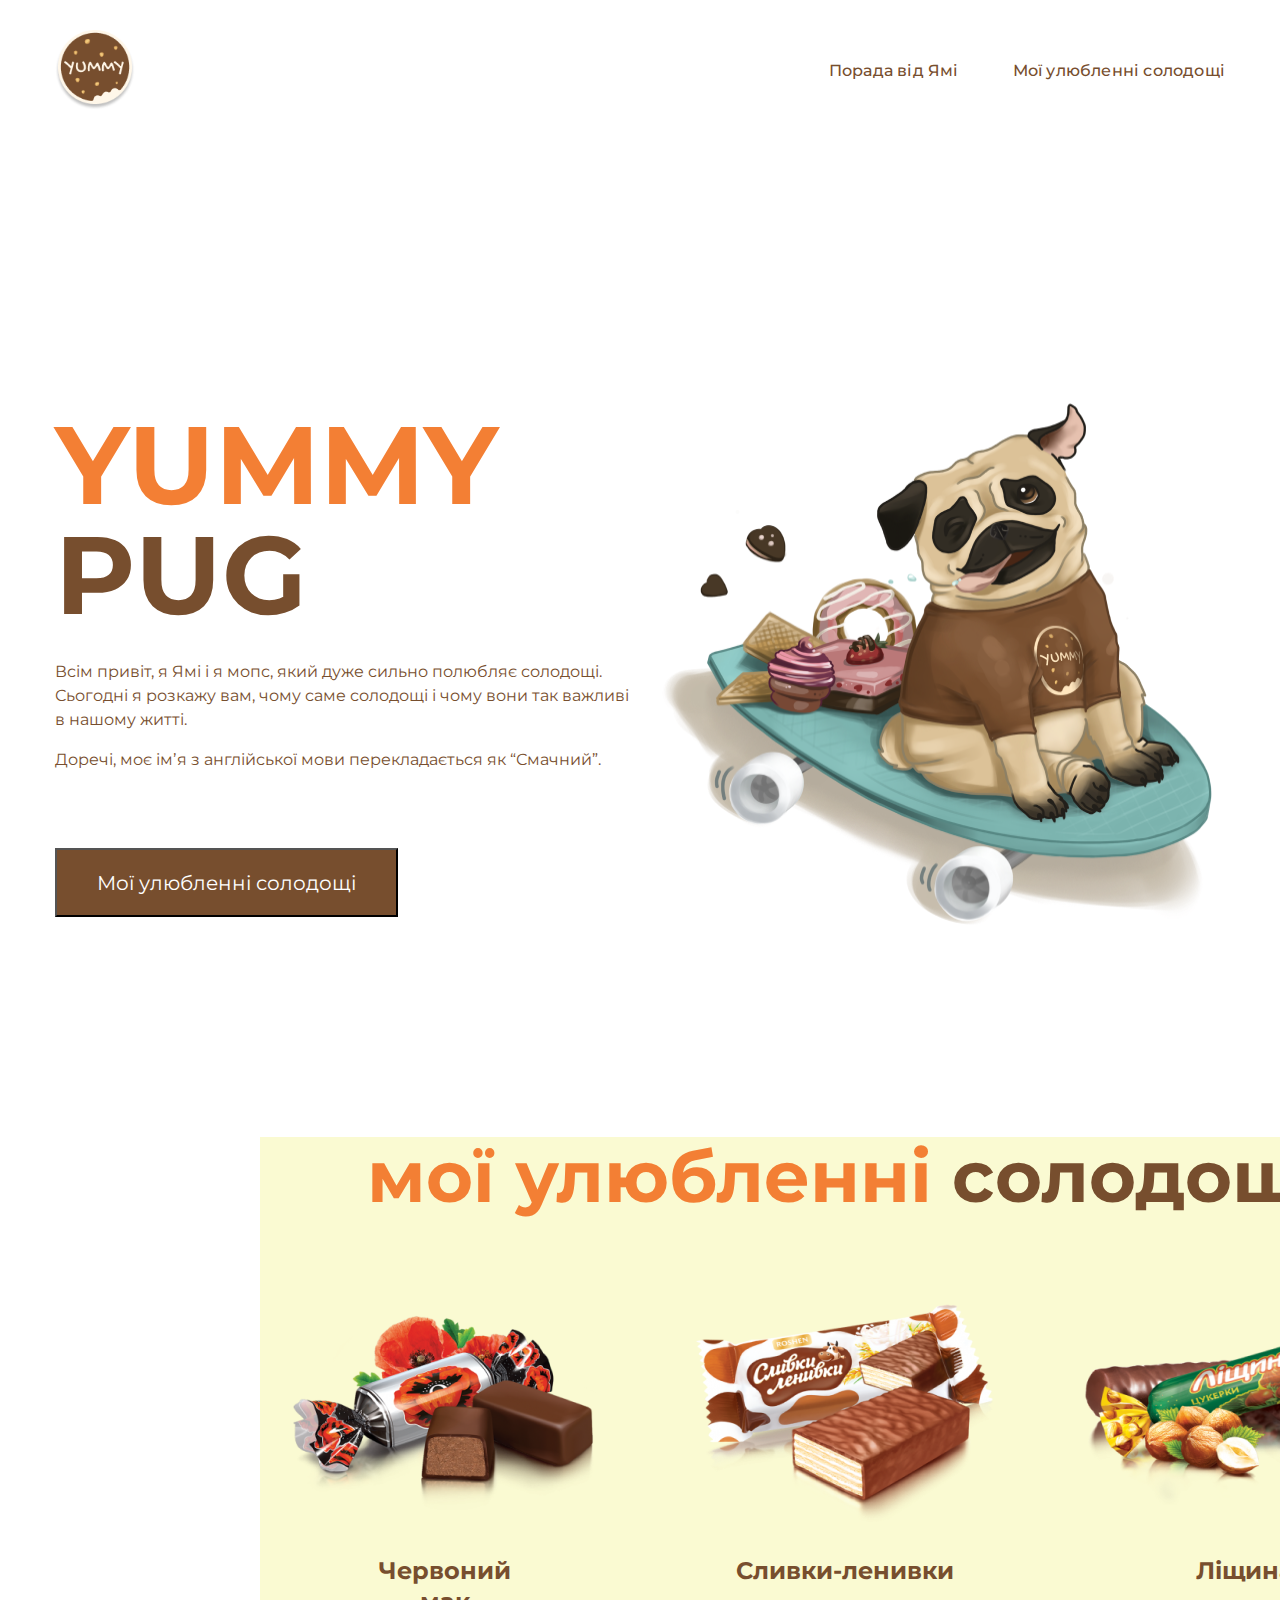
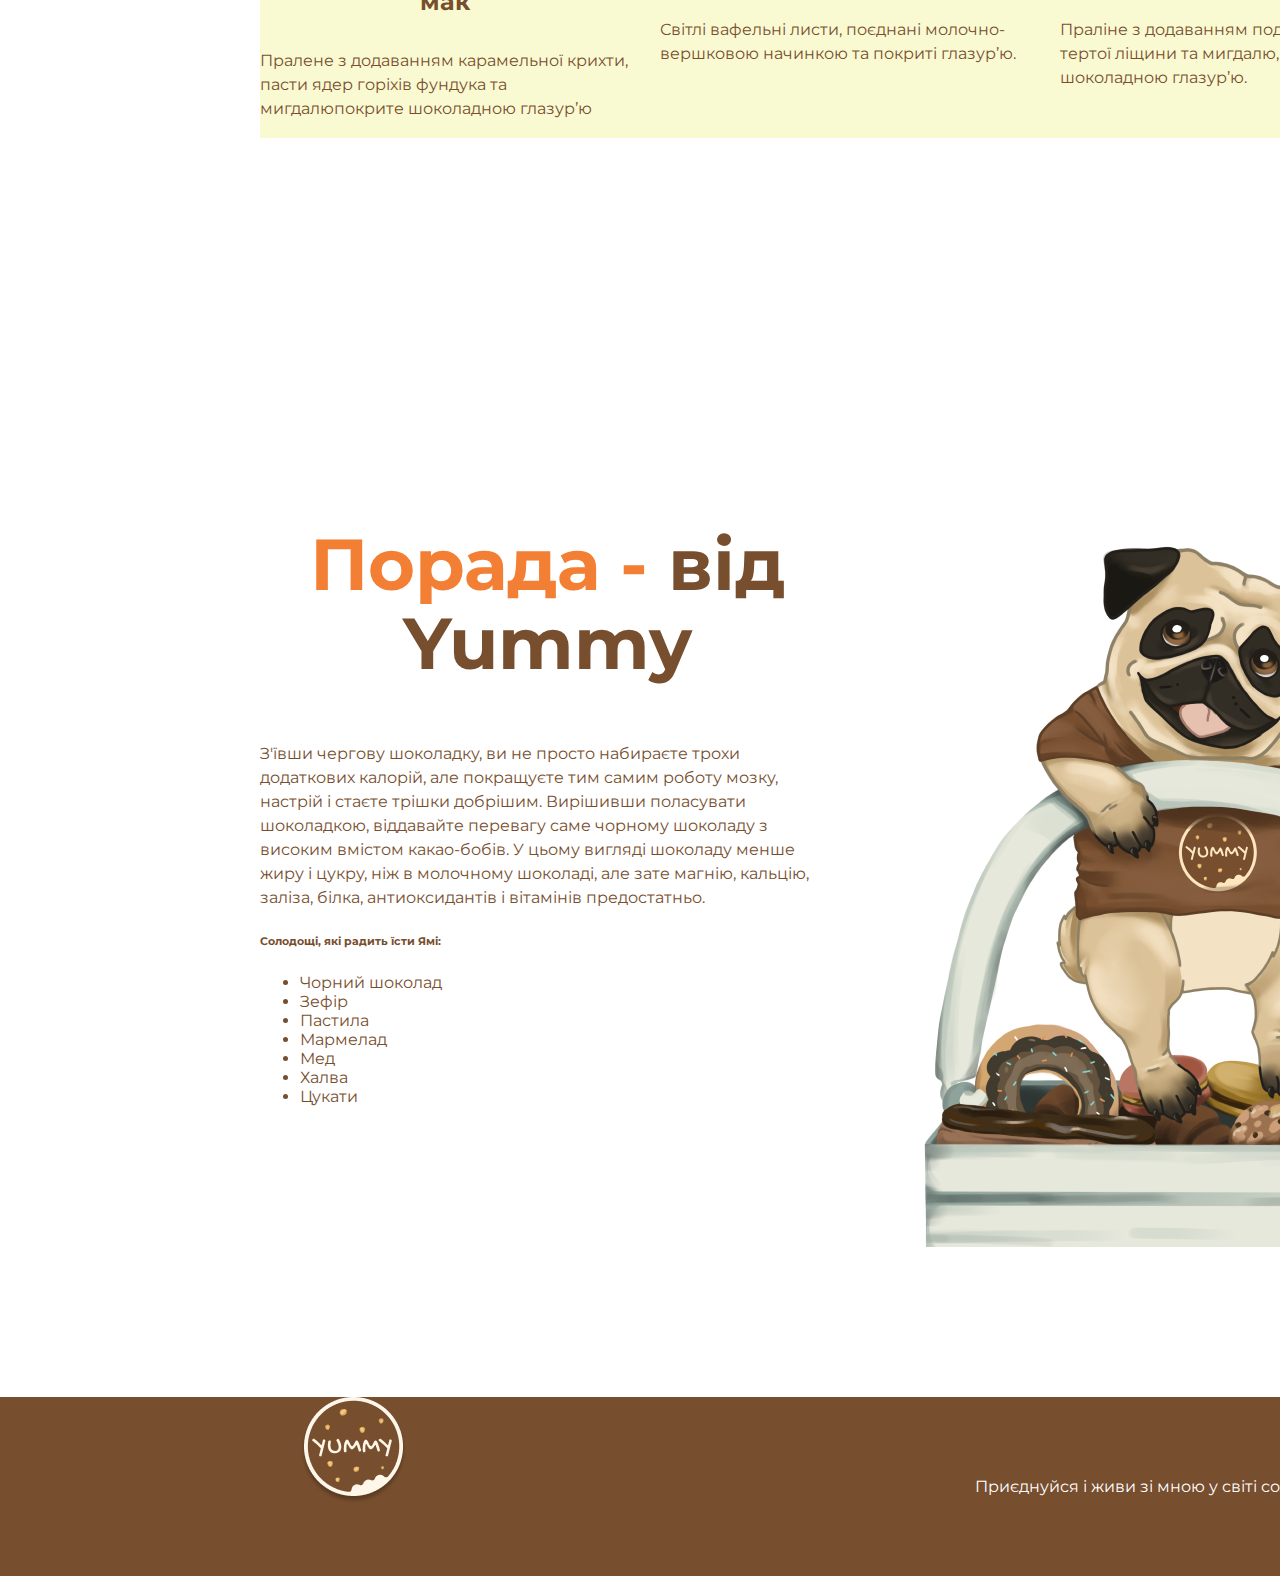
<file: Practice#1/index.html>
<!DOCTYPE html>
<html lang="en">

<head>
    <meta charset="UTF-8">
    <meta http-equiv="X-UA-Compatible" content="IE=edge">
    <meta name="viewport" content="width=device-width, initial-scale=1.0">
    <title>Document</title>
    <link rel="stylesheet" href="style.css">
    <link rel="preconnect" href="https://fonts.googleapis.com">
    <link rel="preconnect" href="https://fonts.gstatic.com" crossorigin>
    <link href="https://fonts.googleapis.com/css2?family=Montserrat:wght@400;500;600;700;800&
display=swap" rel="stylesheet">
</head>

<body>
    <header>
        <div class="container menu">
            <a href="/" class="logo">
                    <img src="./images/footer-logo.png" alt="logo">
            </a>
            <nav>
                <a href="#">Порада від Ямі</a>
                <a href="#">Мої улюбленні солодощі</a>

            </nav>
        </div>
        <div class="container welkom">
            <div class="welkome-text">
                <h1><span>YUMMY</span> PUG</h1>
                <p>
                    Всім привіт, я Ямі і я мопс, який дуже сильно полюбляє солодощі.
                    Сьогодні я розкажу вам, чому саме солодощі і чому вони так важливі в нашому житті.

                </p>
                <p>
                    Доречі, моє імʼя з англійської мови перекладається як “Смачний”.
                </p>
                <button class="button">Мої улюбленні солодощі</button>
                <!-- <a href="#">Мої улюбленні солодощі></a> -->
            </div>
        </div>
        <!-- end container menu -->
    </header>
    <!-- end header -->
    <section>
        <div class="wrapper">
            <h2>
                <span>мої улюбленні </span> солодощі</h2>
            <div class="block">
                <div class="card_1 ">
                    <div class="img_1"></div>
                    <h4>Червоний<br> мак</h4>
                    <p>Пралене з додаванням карамельної крихти,
                        пасти ядер горіхів фундука та мигдалюпокрите шоколадною глазурʼю</p>
                </div>
                <!-- end card_1 -->
                <div class="card_2">
                    <div class="img_2"></div>
                    <h4>Сливки-ленивки</h4>
                    <p>Світлі вафельні листи, поєднані молочно-вершковою начинкою
                        та покриті глазур’ю.</p>

                </div>
                <!-- end card 2 -->
                <div class="card_3">
                    <div class="img_3"></div>
                    <h4>Ліщина</h4>
                    <p>Праліне з додаванням подрібненої та тертої ліщини та мигдалю,
                        покрите шоколадною глазур’ю.</p>
                </div>
            </div>
        </div>
    </section>
    <!-- end section -->
    <main>
        <div class="head image">
            <div class="head-list">
                <h2><span>Порада - </span> від Yummy</h2>
                <p>З'ївши чергову шоколадку, ви не просто набираєте трохи додаткових калорій,
                    але покращуєте тим самим роботу мозку, настрій і стаєте трішки добрішим.
                    Вирішивши поласувати шоколадкою, віддавайте перевагу саме чорному шоколаду з
                    високим вмістом какао-бобів. У цьому вигляді шоколаду менше жиру і цукру,
                    ніж в молочному шоколаді, але зате магнію,
                    кальцію, заліза, білка, антиоксидантів і вітамінів предостатньо.
                </p>
                <h6>Солодощі, які радить їсти Ямі:</h6>
                <ul class="list">
                    <li class="list_1">Чорний шоколад</li>
                    <li class="list_1"> Зефір</li>
                    <li class="list_1">Пастила</li>
                    <li class="list_1"> Мармелад</li>
                    <li class="list_1">Мед</li>
                    <li class="list_1">Халва</li>
                    <li class="list_1">Цукати</li>

                </ul>
            </div>
        </div>
    </main>
    <!-- end main -->
    <footer class="footer">
        <div class="icon"></div>
        <div class="text"> Приєднуйся і живи зі мною у світі солодощів!</div>
    </footer>

    
</body>

</html>
</file>
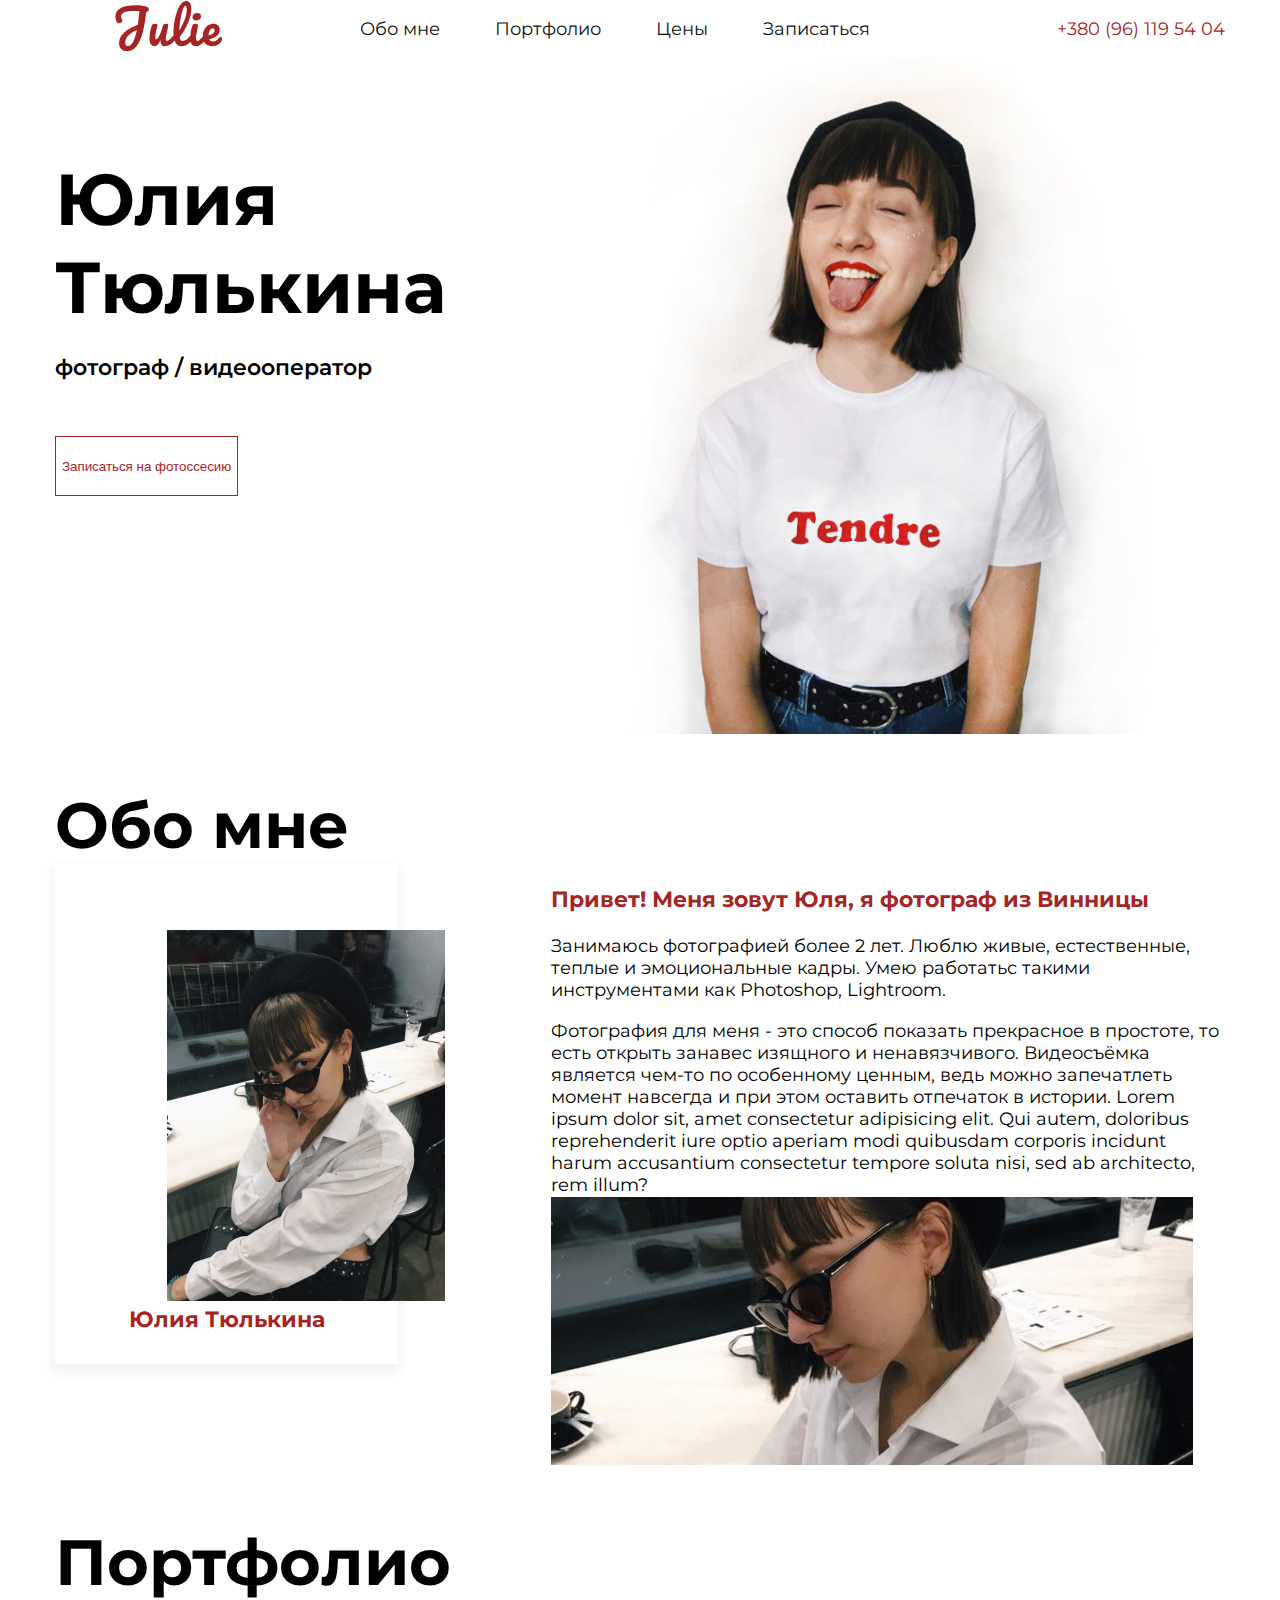
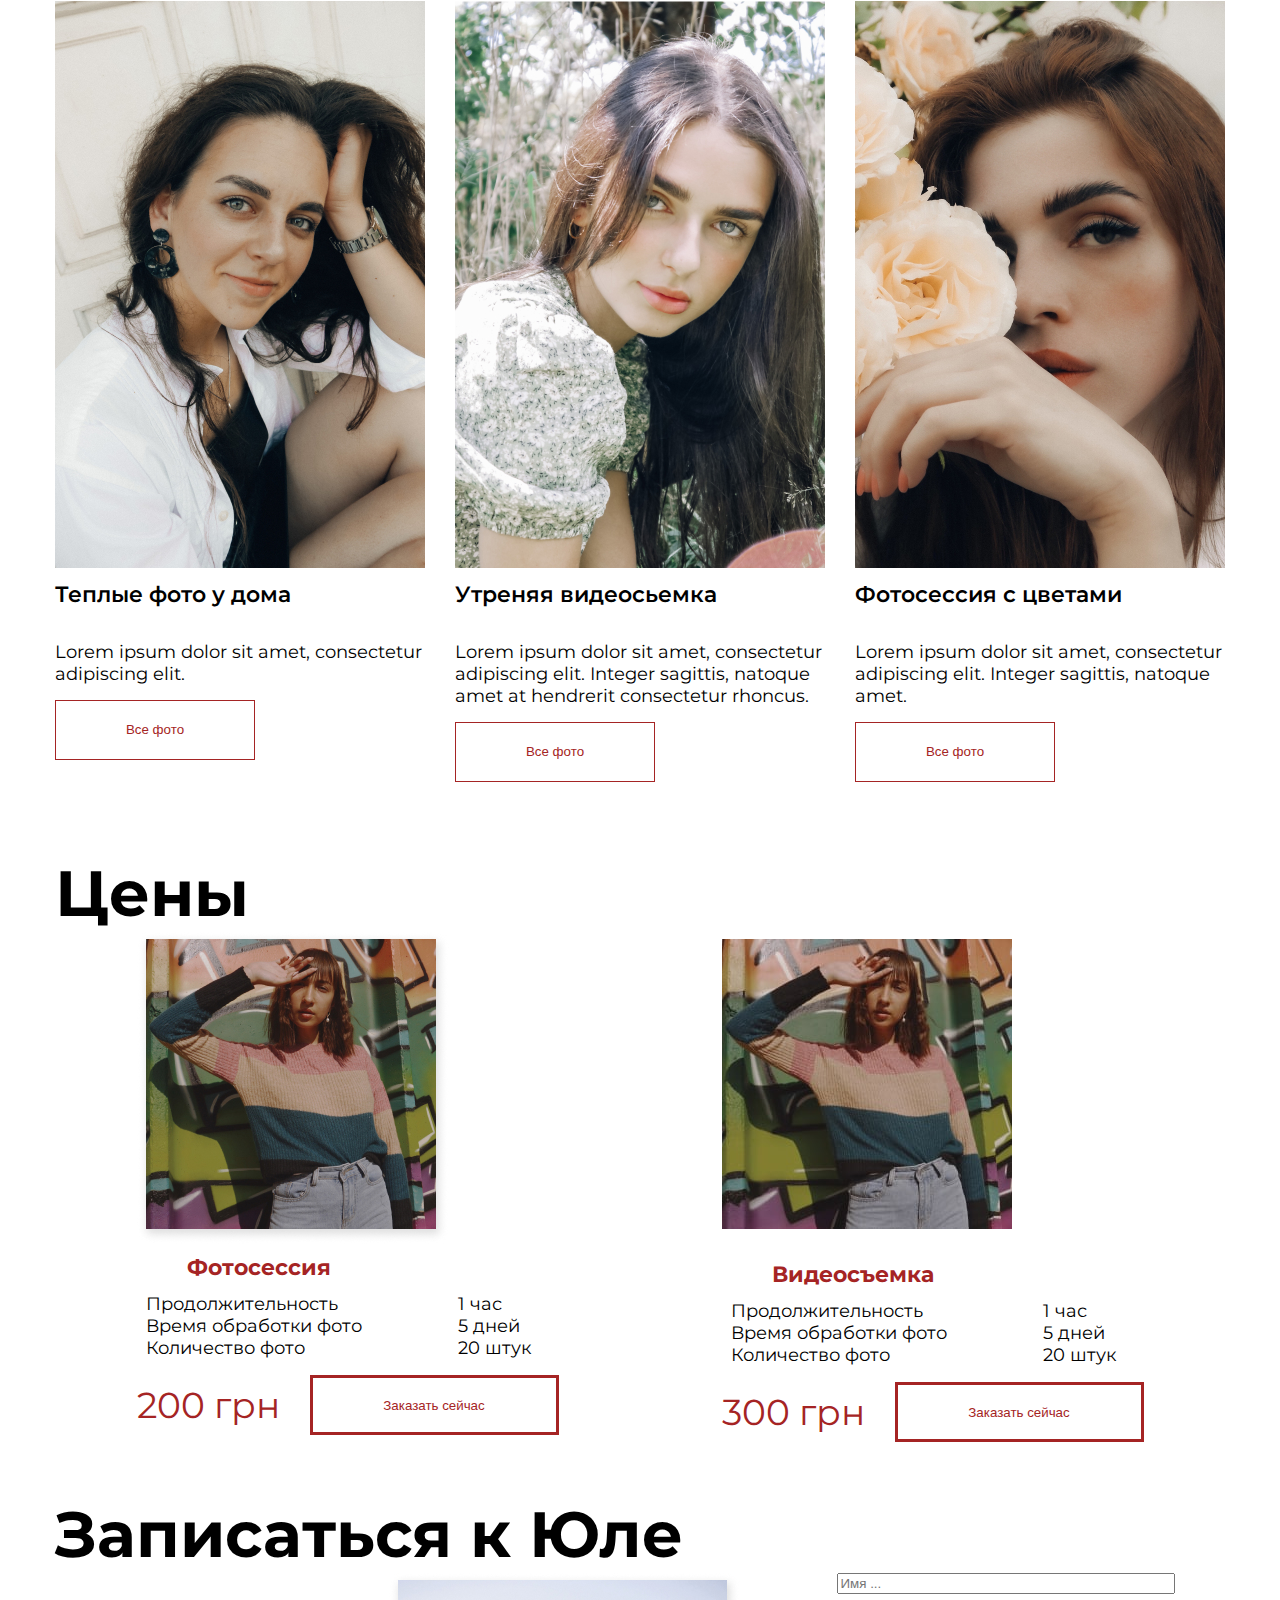
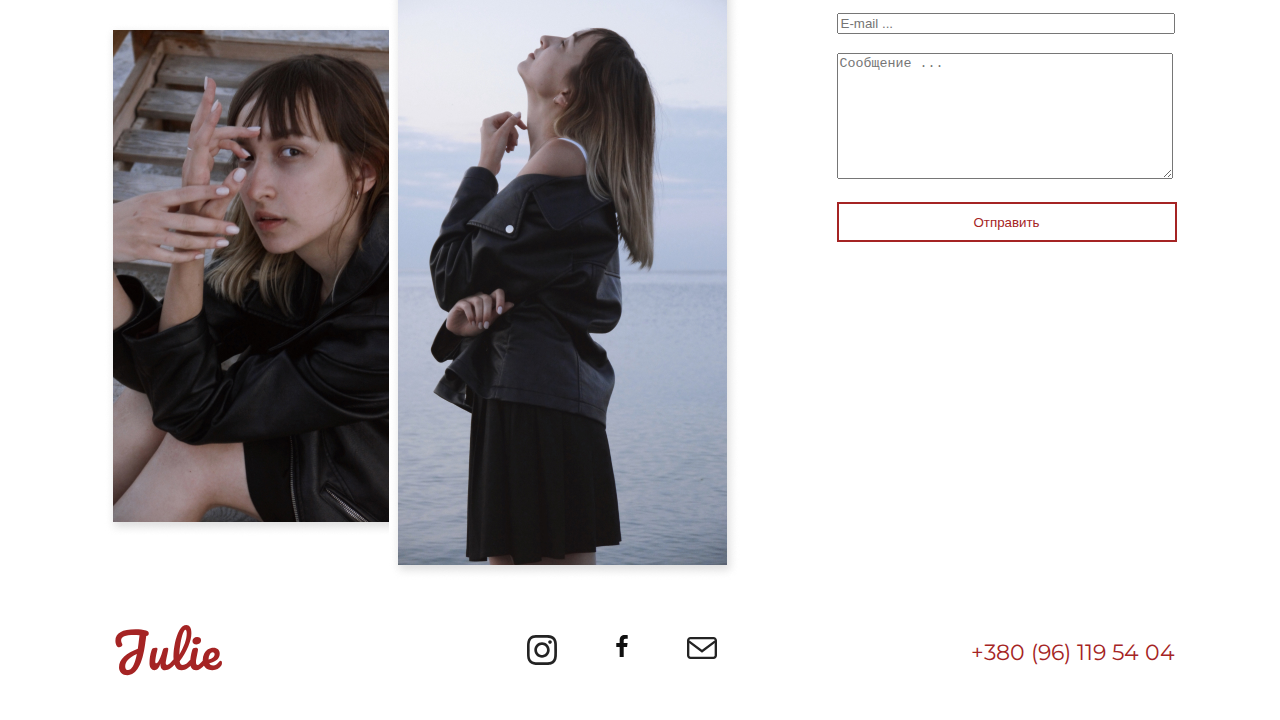
<file: Practice#2/index.html>
<!DOCTYPE html>
<html lang="en">

<head>
    <meta charset="UTF-8">
    <meta http-equiv="X-UA-Compatible" content="IE=edge">
    <meta name="viewport" content="width=device-width, initial-scale=1.0">
    <title>Document</title>
    <link rel="stylesheet" href="style.css">
    <link rel="preconnect" href="https://fonts.googleapis.com">
    <link rel="preconnect" href="https://fonts.gstatic.com" crossorigin>
    <link href="https://fonts.googleapis.com/css2?family=Montserrat:wght@400;500;600;700;800&display=swap"
        rel="stylesheet">
</head>

<body>
    <header>

        <div class="container menu">
            <a href="/" class="logo">
                <img src="images/Logo.svg" alt="logo">
            </a>
            <nav>
                <a href="#">
                    Обо мне
                </a>
                <a href="#">
                    Портфолио
                </a>
                <a href="#">
                    Цены
                </a>
                <a href="#">
                    Записаться
                </a>
            </nav>
            <a href="tel:380961195404">
                +380 (96) 119 54 04
            </a>
        </div>
        <!-- /.container -->
        <div class="container header-greating">
            <div class="header-greating-text">
                <h1>Юлия Тюлькина</h1>
                <p>фотограф / видеооператор</p>
                <button class="button">Записаться на фотоссесию</button>
                <!-- <a href="#">Записаться на фотоссесию</a> -->
            </div>
            <div class="header-greating-photo">
                <img src="images/main-top.jpg" alt="photo">
            </div>
        </div>
        <!-- /.container -->
    </header>
    <!-- /.header -->
    <section class="about-me">
        <div class="container">
            <h2>Обо мне</h2>
            <div class="about-me-description">
                <div class="about-me-photo">
                    <div id="foto1">
                        <div class="name">
                            <h3>Юлия Тюлькина</h3>
                        </div>
                    </div>
                    <div id="foto2"><img src="images/IMG_4016 1.jpg" alt="Yuliya"></div>

                </div>
                <!-- END .about-me-photo -->

                <div class="about-me-acquaintance">
                    <h3>Привет! Меня зовут Юля, я фотограф из Винницы</h3>
                    <span>Занимаюсь фотографией более 2 лет. Люблю живые, естественные,
                        теплые и эмоциональные кадры. Умею работатьс такими инструментами как
                        Photoshop, Lightroom.</span>
                    <br>
                    <br>
                    <span>
                        Фотография для меня - это способ показать прекрасное в простоте,
                        то есть открыть занавес изящного и ненавязчивого.
                        Видеосъёмка является чем-то по особенному ценным, ведь можно запечатлеть
                        момент навсегда и при этом оставить отпечаток в истории.
                        Lorem ipsum dolor sit, amet consectetur adipisicing elit. Qui autem,
                        doloribus reprehenderit iure optio aperiam modi quibusdam corporis
                        incidunt harum accusantium consectetur tempore soluta nisi, sed ab
                        architecto, rem illum?
                    </span>
                    <img src="images/photo_2019-11-02_21-30-32 2.jpg" alt="Yuliya">
                </div>
                <!-- END .about-me-acquaintance -->
            </div>
            <!-- END .about-me-description -->

        </div>
        <!-- /.container -->
    </section>
    <!-- end section -->

    <section class="block">
        <div class="container">
            <h2>Портфолио</h2>
            <div class="card">
                <div class="item">
                    <h4>Теплые фото у дома</h4>
                    <span>Lorem ipsum dolor sit amet, consectetur adipiscing elit. </span>
                    <br>
                    <button class="btn">Все фото</button>
                </div>
                <!-- end class item -->
                <div class="item2">
                    <h4>Утреняя видеосьемка</h4>
                    <span>Lorem ipsum dolor sit amet,
                        consectetur adipiscing elit. Integer sagittis, natoque
                        amet at hendrerit consectetur rhoncus. </span>
                    <br>
                    <button class="btn">Все фото</button>
                </div>
                <!-- end class item2 -->
                <div class="item3">
                    <h4>Фотосессия с цветами</h4>
                    <span>Lorem ipsum dolor sit amet, consectetur adipiscing elit.
                        Integer sagittis, natoque amet. </span>
                    <br>
                    <button class="btn">Все фото</button>
                </div>
                <!-- end class item3 -->
            </div>
            <!-- end class card -->
            <div class="price">
                <h2>Цены</h2>
                <div class="price-list">
                    <div class="list_1">
                        <h3 class="price_text">Фотосессия</h3>
                        <div class="table-time">
                            <ul class="table">
                                <li class="time">Продолжительность</li>
                                <li class="time">Время обработки фото</li>
                                <li class="time">Количество фото</li>
                            </ul>
                            <!-- end table -->
                            <ul class="table">
                                <li class="time">1 час</li>
                                <li class="time">5 дней</li>
                                <li class="time">20 штук</li>
                            </ul>
                        </div>
                        <!-- end time -->
                        <div class="buy">
                            <div class="pricing">200 грн</div>
                            <a href="#"><button class="btn-buy">Заказать сейчас</button></a>
                        </div>
                    </div>
                    <!-- end list_1 -->
                    <div class="list_2">
                        <h3 class="price_text">Видеосъемка</h3>
                        <div class="table-time">
                            <ul class="table">
                                <li class="time">Продолжительность</li>
                                <li class="time">Время обработки фото</li>
                                <li class="time">Количество фото</li>
                            </ul>
                            <!-- end table -->

                            <ul class="table">
                                <li class="time">1 час</li>
                                <li class="time">5 дней</li>
                                <li class="time">20 штук</li>
                            </ul>
                        </div>
                        <!-- end time -->
                        <div class="buy">
                            <div class="pricing">300 грн</div>
                            <a href="#"><button class="btn-buy">Заказать сейчас</button></a>
                        </div>
                    </div>
                    <!-- end list_2 -->

                </div>
            </div>
            <!-- end class price -->
        </div>
    </section>
    <!-- end section -->
    <form class="form">
        <div class="container">
            <h2>Записаться к Юле</h2>
            <div class="page">
                <div class="image"><img src="images/IMG_7684 1.jpg" alt="Yuliya"></div>
                <div class="image2"><img src="images/IMG_7691 1.jpg" alt="Julia"></div>
                <div class="head">
                    <div class="letter">
                        <input type="letter-text" class="letter-text" placeholder="Имя ...">
                        <br>
                        <br>
                        <input type="mail" class="letter-text" placeholder="E-mail ...">
                        <br>
                        <br>
                        <label for="message"></label>
                        <textarea class="letter-text" id="massage" name="massage" cols="30" rows="8"
                            placeholder="Сообщение ..."></textarea>
                    </div>
                    <br>
                    <button type="submit" class="submit">Отправить</button>
                </div>
                <!-- end class head -->
            </div>
            <!-- end class page -->

        </div>
    </form>
    <!-- end form -->
    <footer class="container">
        <div class="footer">
            <div class="logo"><img src="images/Logo.svg"></div>
            <div class="icon">
                <div class="icon_1"><img src="images/icons/instagram.svg"></div>
                <div class="icon_1"><img src="images/icons/facebook-app-symbol 2.svg"></div>
                <div class="icon_1"><img src="images/icons/email.svg"></div>
            </div>
            <div class="number">+380 (96) 119 54 04</div>
        </div>

    </footer>
</body>

</html>
</file>
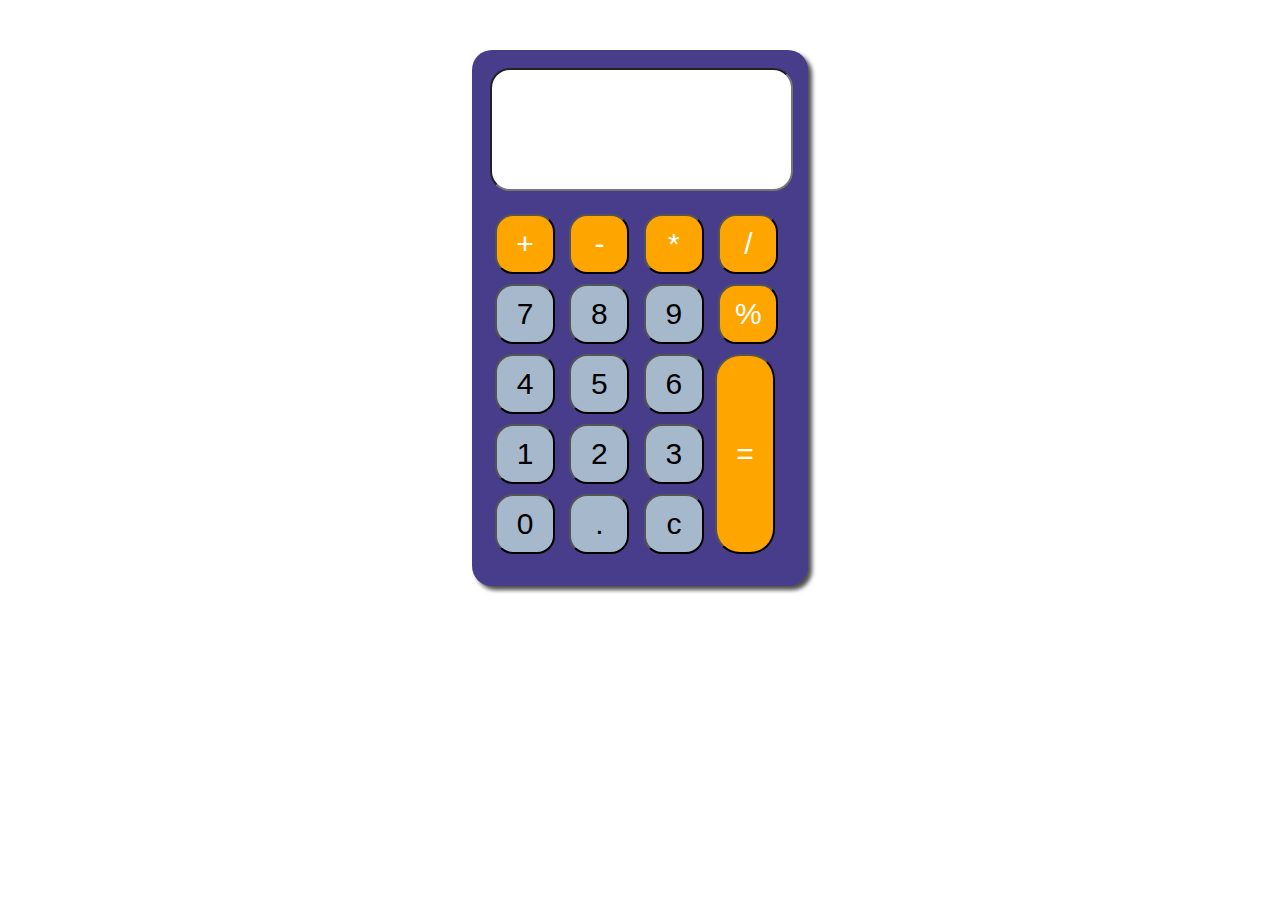
<file: Calculator/calculator/index.html>
<!DOCTYPE html>
<html lang="en">

<head>
    <meta charset="UTF-8">
    <meta http-equiv="X-UA-Compatible" content="IE=edge">
    <meta name="viewport" content="width=device-width, initial-scale=1.0">
    <title>Calculator</title>
    <link href="style.css" rel="stylesheet">
    <script src="script.js" defer></script>
</head>

<body>
    <div class="container">
        <input type="text" id="display">
        <br>

        <div class="buttons">

            <button class="btn operator" data-value="+">+</button>
            <button class="btn operator" data-value="-">-</button>
            <button class="btn operator" data-value="*">*</button>
            <button class="btn operator" data-value="/">/</button>

            <br>

            <button class="btn number" data-value="7">7</button>
            <button class="btn number" data-value="8">8</button>
            <button class="btn number" data-value="9">9</button>
            <button class="btn operator" data-value="%">%</button>
            <br>
            <button class="btn number" data-value="4">4</button>
            <button class="btn number" data-value="5">5</button>
            <button class="btn number" data-value="6">6</button>
            <br>

            <button class="btn number" data-value="1">1</button>
            <button class="btn number" data-value="2">2</button>
            <button class="btn number" data-value="3">3</button>
            <br>

            <button class="btn number" data-value="0">0</button>
            <button class="btn number point" data-value=".">.</button>
            <button class="btn clean">c</button>

            <div class="result">
                <button class="btn equal">=</button>
            </div>

        </div>

    </div>
</body>

</html>
</file>
<file: Practice#1/style.css>
body {
    margin: 0;
    font-family: 'Montserrat';
    color: #774E2E;
}

.container {
    width: 1170px;
    margin: 0 auto;
    padding-bottom: 140px;
}

.menu {
    display: flex;
    justify-content: space-between;
    align-items: center;
}

.logo {
    width: 80px;
    height: 80px;
}

img {
    width: 100%;
    height: 100%;
}

header {
    padding-top: 30px;
}

nav a {
    color: #774E2E;
    text-decoration: none;
    font-size: 16px;
    font-weight: 500;
    letter-spacing: 0.2px;
    margin-left: 50px;
}

.welkome-text {
    width: 575px;
}

.welkom {
    background-image: url(images/main-bg.png);
    background-repeat: no-repeat;
    background-position: right center;
    background-size: 575px 600px;
    padding-bottom: 100px;
    padding-top: 160px;
}

h1 {
    margin-top: 0;
    font-size: 110px;
    font-weight: 800px;
    margin-bottom: 30px;
    line-height: 110px;
}

span {
    color: #F37F34;
}

button {
    width: 343px;
    height: 69px;
    margin-top: 60px;
    margin-bottom: 60px;
    background: #774E2E;
    color: white;
    font-size: 20px;
    font-family: 'Montserrat';
    line-height: 26px;
}

.wrapper {
    background-color: lightgoldenrodyellow;
    width: 1170px;
    margin: 0;
    margin-left: 260px;
    margin-bottom: 387px;
}

h2 {
    text-align: center;
    font-family: 'Montserrat';
    font-size: 72px;
    line-height: 79px;
}

.block {
    display: flex;
    justify-content: space-between;
    flex-wrap: wrap;
}

.card_1 {
    height: 462px;
    width: 370px;
    background-repeat: no-repeat;
}

.img_1 {
    background-image: url(images/item1.png);
    width: 370px;
    height: 248px;
}

h4 {
    font-size: 24px;
    line-height: 31px;
    text-align: center;
    font-family: 'Montserrat';
}

p {
    text-align: left;
    font-size: 16px;
    line-height: 24px;
}

.card_2 {
    background-repeat: no-repeat;
    height: 462px;
    width: 370px;
    background-position: center;
}

.img_2 {
    background-image: url(images/item2.png);
    width: 370px;
    height: 248px;
}

.card_3 {
    height: 462px;
    width: 370px;
}

.img_3 {
    background-image: url(images/item3.png);
    width: 370px;
    height: 248px;
}

.head {
    width: 1226px;
    height: 722px;
    align-items: center;
    margin-left: 260px;

}

.head-list {
    width: 575px;
}

.list {
    font-size: 16px;
}

.image {
    background-image: url(images/section-bg.png);
    background-repeat: no-repeat;
    background-position: right center;
}

.footer {
    background-color: #774E2E;
    width: 1920px;
    height: 179px;
    margin-top: 150px;
    display: flex;
}

.text {
    text-align: center;
    color: white;
    max-width: 700px;
    margin: auto;
}

.icon {
    background-image: url(images/footer-logo.png);
    background-repeat: no-repeat;
    height: 107px;
    width: 107px;
    margin-left: 300px;
}
</file>
<file: Practice#2/style.css>
body {
    margin: 0;
    font-family: Montserrat;
}

.container {
    max-width: 1170px;
    margin: 0 auto;
}

.menu {
    display: flex;
    justify-content: space-between;
    align-items: center;
}

nav a {
    color: #101010;
    text-decoration: none;
    font-size: 18px;
    font-weight: 400;
    margin-right: 50px;
}

a {
    color: #101010;
    text-decoration: none;
    color: #A52424;
    font-size: 18px;
    font-weight: 400;
}

.header-greating {
    display: flex;
    justify-content: space-between;
}

.header-greating-photo {
    width: 674px;
    height: 676px;
}

h1 {
    font-size: 72px;
    line-height: 88px;
    font-family: ;
    margin-bottom: 0px;
    padding-top: 50px;
}

p {
    font-size: 22px;
    line-height: 140%;
    font-weight: 600;
}

.button {
    color: #A52424;
    height: 60px;
    background-color: white;
    border: 1px solid#A52424;
    margin-top: 30px;
}

h2 {
    font-size: 64px;
    margin-bottom: 0;
}

#foto1 {
    background: #FFFFFF;
    box-shadow: 0px 6px 10px 3px rgba(0, 0, 0, 0.05);
    width: 343px;
    height: 500px;
}

#foto2 {
    position: absolute;
    top: 930px;
    left: 167px;
}


.name {
    color: #A52424;
    text-align: center;
    font-size: 22px;
    padding-top: 420px;

}

span {
    font-size: 18px;
}

.about-me-photo {
    width: 400px;
}

.about-me-description {
    display: flex;
    justify-content: space-between;
}

.about-me-acquaintance {
    width: 674px;
    margin-left: auto;
}

h3 {
    color: #A52424;
    font-size: 22px;
}

.card {
    display: flex;
    justify-content: space-between;
    height: 800px;
}

h4 {
    font-size: 22px;
    font-weight: 600;
    line-height: 140%;
}

.item {
    background-image: url(images/IMG_0194\ 1.jpg);
    width: 370px;
    height: 560px;
    padding-top: 550px;
    background-repeat: no-repeat;

}

.item2 {
    background-image: url(images/IMG_0190\ 1.jpg);
    width: 370px;
    height: 560px;
    padding-top: 550px;
    background-repeat: no-repeat;
}

.item3 {
    background-image: url(images/IMG_0198\ 1.jpg);
    width: 370px;
    height: 560px;
    padding-top: 550px;
    background-repeat: no-repeat;
}

.btn {
    color: #A52424;
    background-color: white;
    border: 1px solid #A52424;
    width: 200px;
    height: 60px;
    margin-top: 15px;
}

li {
    list-style-type: none;
    font-size: 18px;
}

.table-time {
    display: flex;
    justify-content: space-around;
    margin-left: -58px;
    margin-top: -26px;
}

.price-list {
    display: flex;
    justify-content: space-between;
    width: auto;
}

.list_1 {
    background-image: url(images/IMG_1122\ 2.jpg);
    background-repeat: no-repeat;
    margin-left: auto;
    margin-right: auto;
}

.price_text {
    padding-top: 300px;
    padding-left: 50px;
}

.buy {
    font-size: 36px;
    color: #A52424;
    display: flex;
    align-items: center;
}

.btn-buy {
    width: 249px;
    height: 60px;
    color: #A52424;
    background-color: white;
    border: 3px solid #A52424;
    margin-left: 30px;
}

.list_2 {
    background-image: url(images/img_2022.jpg);
    background-repeat: no-repeat;
    margin-left: auto;
    margin-right: auto;
    margin-top: 7px;
}

.page {
    display: flex;
    justify-content: space-around;
}

.image {
    margin-top: 50px;
}

.image2 {
    margin-left: -119px;
}

.letter-text {
    width: 330px;
}

.submit {
    width: 340px;
    height: 40px;
    color: #A52424;
    background-color: white;
    border: 2px solid #A52424;
}

.footer {
    display: flex;
    justify-content: space-between;
    align-items: center;
    margin-top: 40px;
    margin-bottom: 40px;
}

.icon {
    display: flex;
    justify-content: space-between;
    width: 190px;
    margin-left: 50px;
}

.number {
    color: #A52424;
    font-size: 22px;
    margin-right: 50px;
}

.logo {
    margin-left: 60px;
}
</file>
<file: Calculator/calculator/style.css>
.container {
    margin: 50px auto;
    width: 300px;
    height: 500px;
    background-color: darkslateblue;
    border-radius: 20px;
    font-family: Arial;
    color: #fff;
    padding: 18px;
    box-shadow: 4px 4px 4px #4f4f4f;
    display: flex;
    flex-direction: column;
}

.btn{
    width: 60px;
    height: 60px;
    border-radius: 30%;
    cursor: pointer;
    margin: 5px;
    font-size: 30px;
}

.btn.operator{
    background-color: orange;
    color: #fff;
}
.number{
    background-color: rgb(166, 185, 204);
}

.btn.clean{
    background-color: rgb(166, 185, 204);
}

.btn.equal {
    border-radius: 25px;
    background-color: orange;
    color: #fff;
    height: 200px;
}

.result {
    margin-left: 220px;
    margin-top: -210px;
}

#display{
    width: 295px;
    border-radius: 20px;
    font-size: 50px;
    padding-bottom: 60px; 
}
</file>
